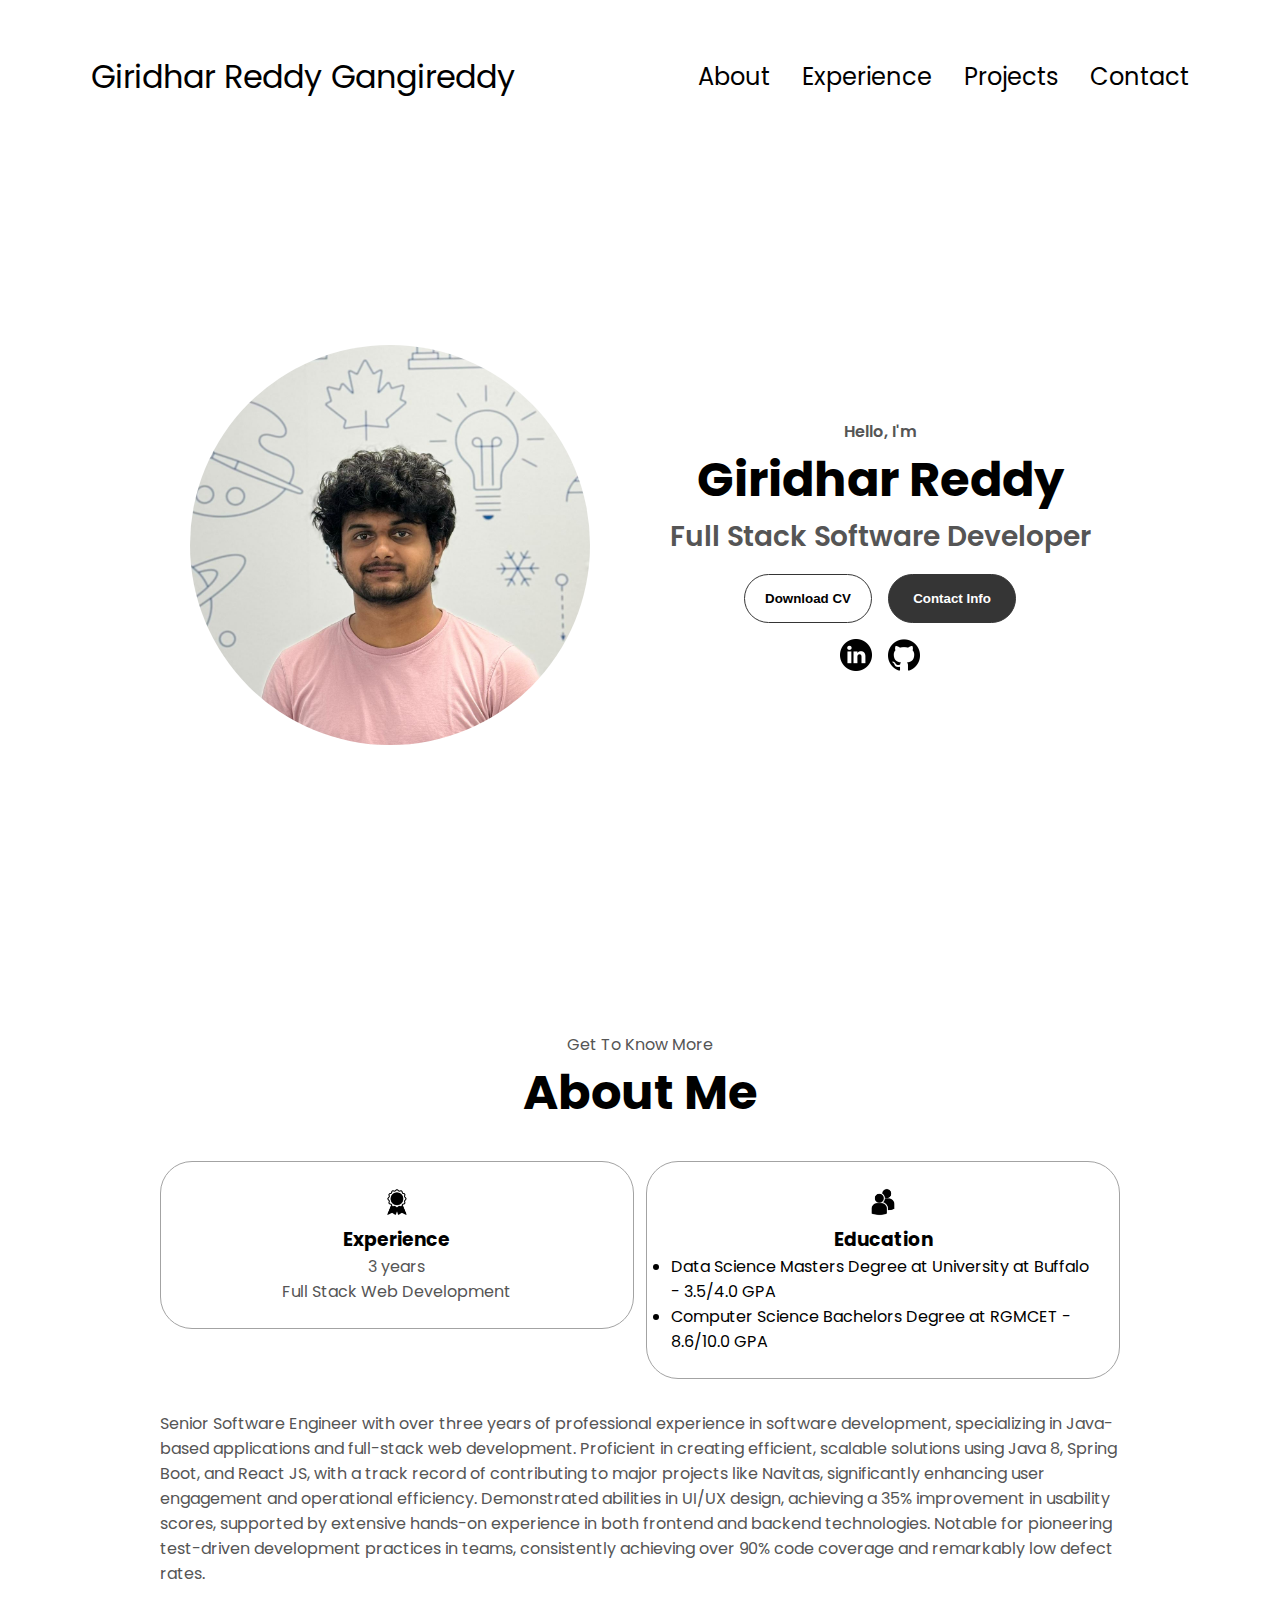
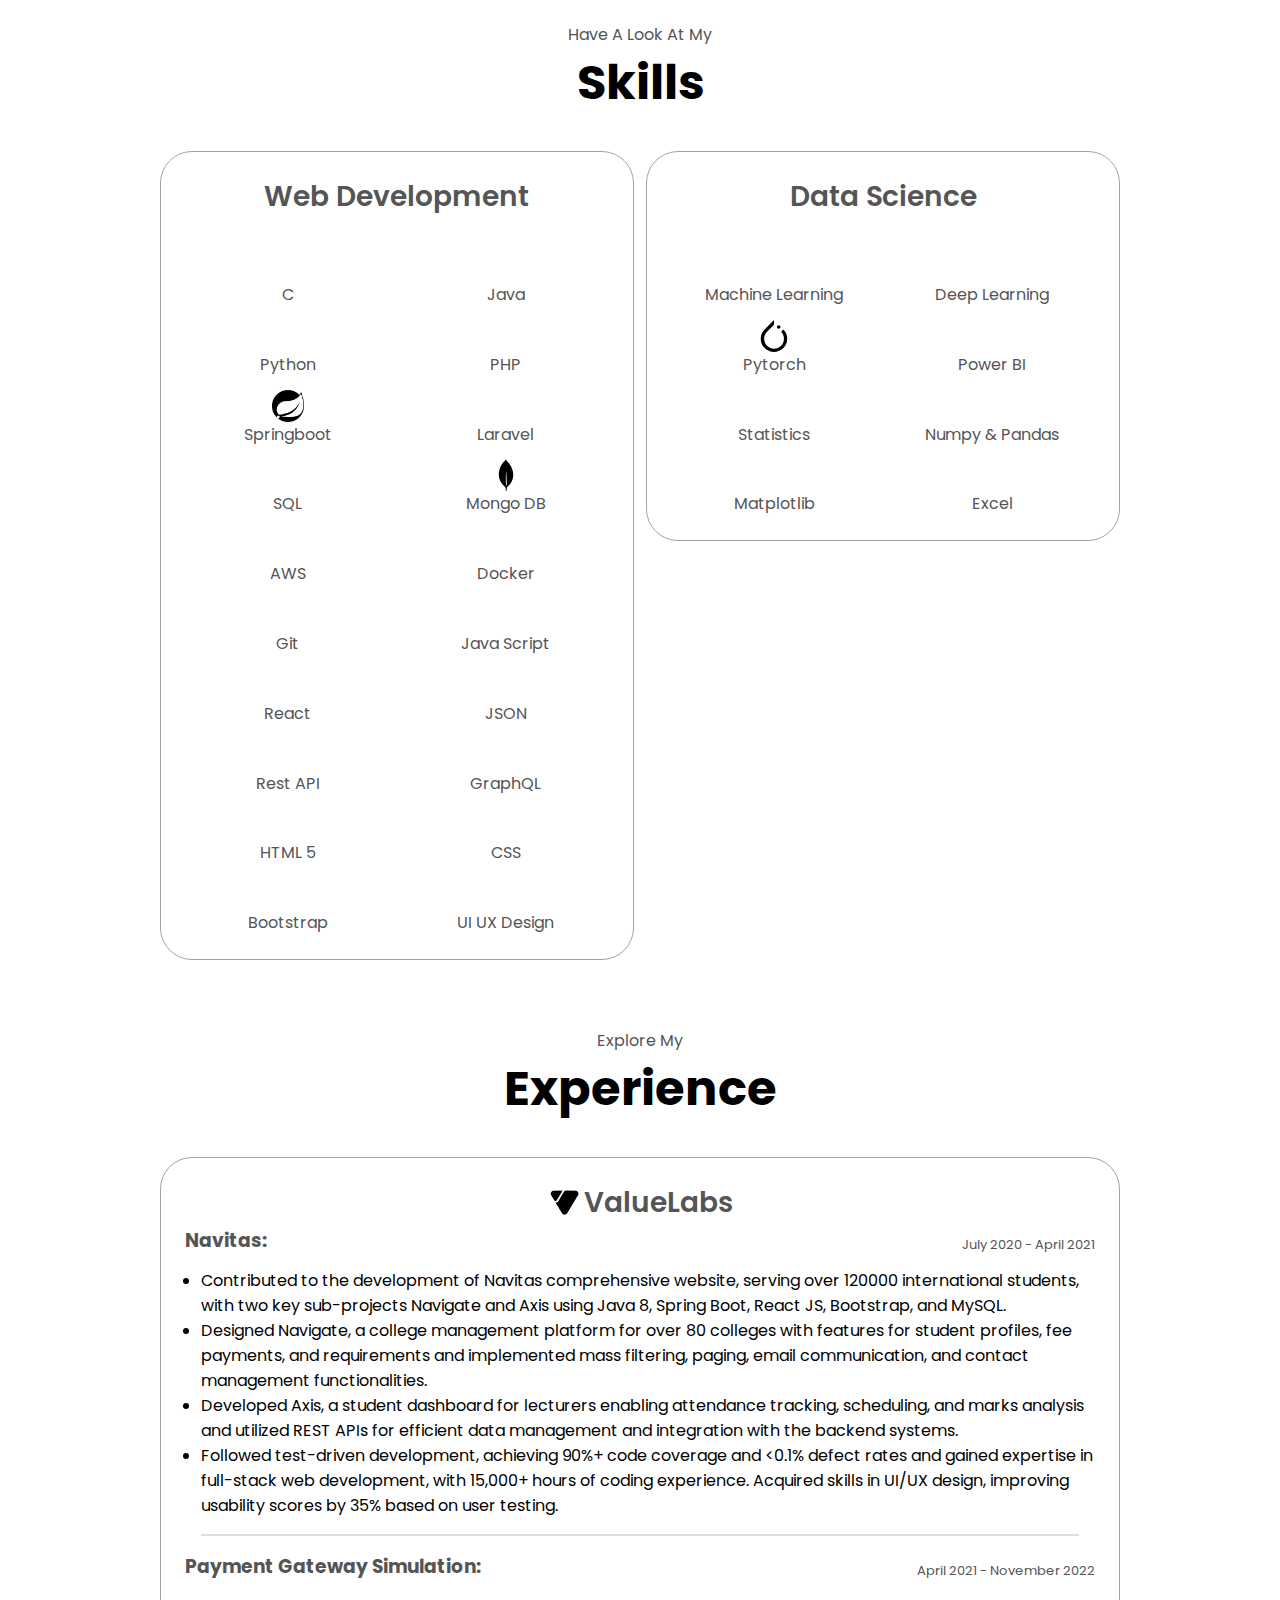
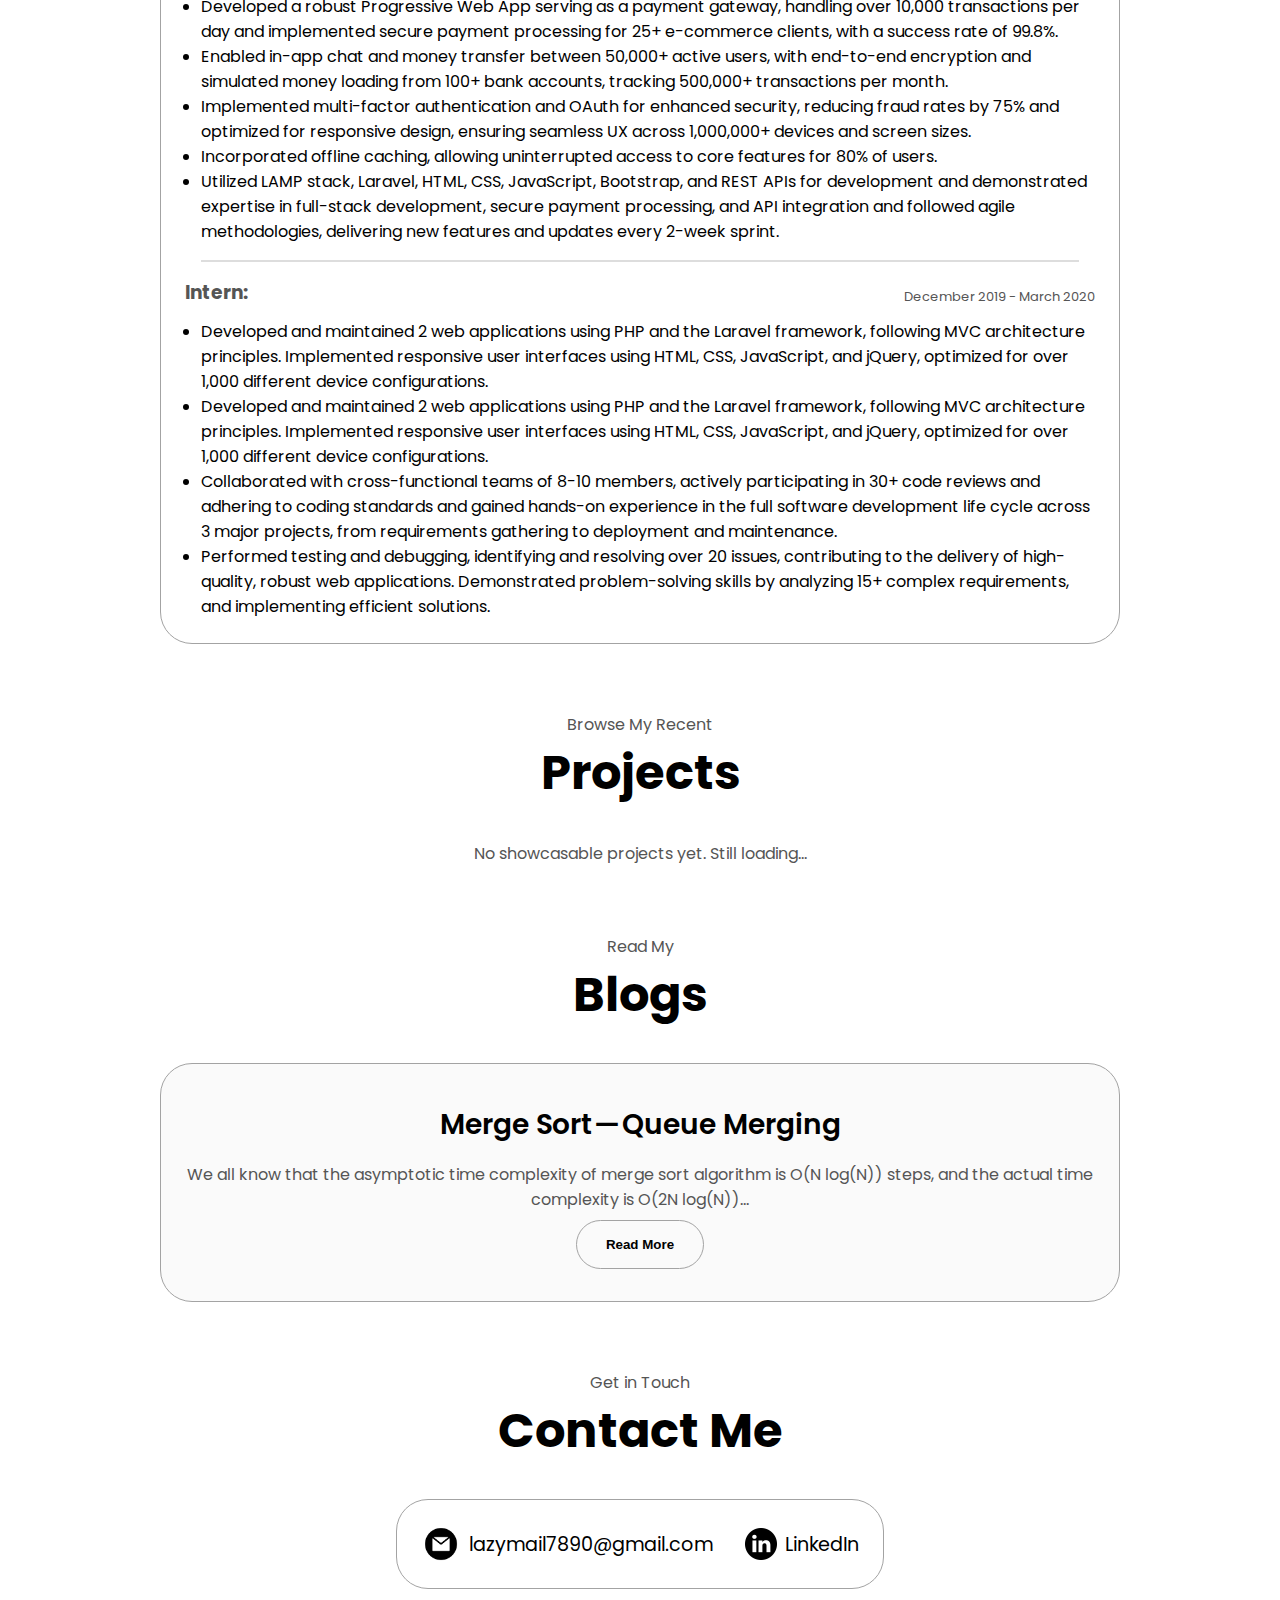
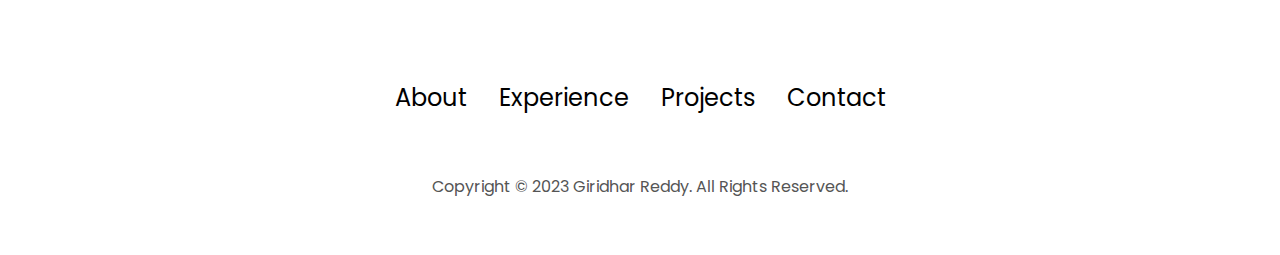
<file: index.html>
<!DOCTYPE html>
<html lang="en">
  <head>
    <meta charset="UTF-8" />
    <meta http-equiv="X-UA-Compatible" content="IE=edge" />
    <meta name="viewport" content="width=device-width, initial-scale=1.0" />
    <title>My Portfolio</title>
    <link rel="stylesheet" href="style.css" />
    <link rel="stylesheet" href="mediaqueries.css" />

    <link rel="stylesheet" href="https://cdnjs.cloudflare.com/ajax/libs/font-awesome/6.5.2/css/all.min.css" 
    integrity="sha512-SnH5WK+bZxgPHs44uWIX+LLJAJ9/2PkPKZ5QiAj6Ta86w+fsb2TkcmfRyVX3pBnMFcV7oQPJkl9QevSCWr3W6A==" 
    crossorigin="anonymous" referrerpolicy="no-referrer" />
  </head>
  <body>
    <nav id="desktop-nav">
      <div class="logo">Giridhar Reddy Gangireddy</div>
      <div>
        <ul class="nav-links">
          <li><a href="#about">About</a></li>
          <li><a href="#experience">Experience</a></li>
          <li><a href="#projects">Projects</a></li>
          <li><a href="#contact">Contact</a></li>
        </ul>
      </div>
    </nav>
    <nav id="hamburger-nav">
      <div class="logo">Giridhar Reddy Gangireddy</div>
      <div class="hamburger-menu">
        <div class="hamburger-icon" onclick="toggleMenu()">
          <span></span>
          <span></span>
          <span></span>
        </div>
        <div class="menu-links">
          <li><a href="#about" onclick="toggleMenu()">About</a></li>
          <li><a href="#experience" onclick="toggleMenu()">Experience</a></li>
          <li><a href="#projects" onclick="toggleMenu()">Projects</a></li>
          <li><a href="#contact" onclick="toggleMenu()">Contact</a></li>
        </div>
      </div>
    </nav>
    <section id="profile">
      <div class="section__pic-container1">
        <img style="display: inline; height: 100%; width: 100%;" src="./assets/profile-pic.jpg" alt="Giridhar Reddy profile picture" />
      </div>
      <div class="section__text">
        <p class="section__text__p1">Hello, I'm</p>
        <h1 class="title">Giridhar Reddy</h1>
        <p class="section__text__p2">Full Stack Software Developer</p>
        <div class="btn-container">
          <button
            class="btn btn-color-2"
            onclick="window.open('./assets/resumenew.pdf')"
          >
            Download CV
          </button>
          <button class="btn btn-color-1" onclick="location.href='./#contact'">
            Contact Info
          </button>
        </div>
        <div id="socials-container">
          <img
            src="./assets/linkedin.png"
            alt="My LinkedIn profile"
            class="icon"
            onclick="window.open('https://www.linkedin.com/in/giridhar-reddy/')"
          />
          <img
            src="./assets/github.png"
            alt="My Github profile"
            class="icon"
            onclick="window.open(`https://github.com/giridhargg`) //location.href='https://github.com/giridhargg'"
          />
        </div>
      </div>
    </section>
    <section id="about">
      <p class="section__text__p1">Get To Know More</p>
      <h1 class="title">About Me</h1>
      <div class="section-container">
        <!-- <div class="section__pic-container2">
          <img
            src="./assets/profile-pic.jpg"
            alt="Profile picture"
            class="about-pic"
          />
        </div> -->
        <div class="about-details-container">
          <div class="about-containers">
            <div class="details-container">
              <img
                src="./assets/experience.png"
                alt="Experience icon"
                class="icon"
              />
              <h3>Experience</h3>
              <p>3 years <br />Full Stack Web Development</p>
            </div>
            <div class="details-container">
              <img
                src="./assets/education.png"
                alt="Education icon"
                class="icon"
              />
              <h3>Education</h3>
              <ul style="text-align: left;">
                <li>Data Science Masters Degree at University at Buffalo - 3.5/4.0 GPA</li>
                <li>Computer Science Bachelors Degree at RGMCET - 8.6/10.0 GPA</li>
              </ul>
              <!-- <p>Data Science Masters Degree at University at Buffalo - 3.5/4.0<br />Computer Science Bachelors Degree at RGMCET - 8.6/10.0</p> -->
            </div>
          </div>
          <div class="text-container">
            <p>
              Senior Software Engineer with over three years of professional experience in software development, 
              specializing in Java-based applications and full-stack web development. Proficient in creating efficient, 
              scalable solutions using Java 8, Spring Boot, and React JS, with a track record of contributing to major projects 
              like Navitas, significantly enhancing user engagement and operational efficiency. Demonstrated abilities in UI/UX design, 
              achieving a 35% improvement in usability scores, supported by extensive hands-on experience in both frontend and backend 
              technologies. Notable for pioneering test-driven development practices in teams, consistently achieving over 90% code 
              coverage and remarkably low defect rates.
            </p>
          </div>
        </div>
      </div>
      <!-- <img
        src="./assets/arrow.png"
        alt="Arrow icon"
        class="icon arrow"
        onclick="location.href='./#skills'"
      /> -->
    </section>



    <section id="skills">
      <p class="section__text__p1">Have A Look At My</p>
      <h1 class="title">Skills</h1>
      <div class="experience-details-container">
        <div class="about-containers">
          <div class="details-container">
            <h2 class="experience-sub-title">Web Development</h2>
            <div class="article-container">
              <article>             
                <div class="skill-container">
                  <i class="fa-brands fa-c icon fa-2x"></i>
                  <p>C</p>
                </div>
              </article>
              <article>             
                <div class="skill-container">
                  <i class="fa-brands fa-java icon fa-2x"></i>
                  <p>Java</p>
                </div>
              </article>
              <article>             
                <div class="skill-container">
                  <i class="fa-brands fa-python icon fa-2x"></i>
                  <p>Python</p>
                </div>
              </article>
              <article>             
                <div class="skill-container">
                  <i class="fa-brands fa-python icon fa-2x"></i>
                  <p>PHP</p>
                </div>
              </article>
              <article>
                <div class="skill-container">
                  <img
                    src="./assets/springboot.png"
                    alt="Experience icon"
                    class="icon"
                  />
                  <!-- <h3>SASS</h3> -->
                  <p>Springboot</p>
                </div>
              </article>
              <article>             
                <div class="skill-container">
                  <i class="fa-brands fa-laravel icon fa-2x"></i>
                  <p>Laravel</p>
                </div>
              </article>
              <article>             
                <div class="skill-container">
                  <i class="fa-solid fa-database icon fa-2x"></i>
                  <p>SQL</p>
                </div>
              </article>
              <article>             
                <div class="skill-container">
                  <img
                    src="./assets/mongodb-icon.png"
                    alt="Experience icon"
                    class="icon"
                  />
                  <p>Mongo DB</p>
                </div>
              </article>
              <article>             
                <div class="skill-container">
                  <i class="fa-brands fa-aws icon fa-2x"></i>
                  <p>AWS</p>
                </div>
              </article>
              <article>             
                <div class="skill-container">
                  <i class="fa-brands fa-docker icon fa-2x"></i>
                  <p>Docker</p>
                </div>
              </article>
              <article>             
                <div class="skill-container">
                  <i class="fa-brands fa-github icon fa-2x"></i>
                  <p>Git</p>
                </div>
              </article>
              <article>             
                <div class="skill-container">
                  <i class="fa-brands fa-js icon fa-2x"></i>
                  <p>Java Script</p>
                </div>
              </article>
              <article>             
                <div class="skill-container">
                  <i class="fa-brands fa-react icon fa-2x"></i>
                  <p>React</p>
                </div>
              </article>
              <article>             
                <div class="skill-container">
                  <i class="fa-solid fa-code icon fa-2x"></i>
                  <p>JSON</p>
                </div>
              </article>
              <article>             
                <div class="skill-container">
                  <i class="fa-solid fa-gears icon fa-2x"></i>
                  <p>Rest API</p>
                </div>
              </article>
              <article>             
                <div class="skill-container">
                  <i class="fa-solid fa-circle-nodes icon fa-2x"></i>
                  <p>GraphQL</p>
                </div>
              </article>
              <article>             
                <div class="skill-container">
                  <i class="fa-brands fa-html5 icon fa-2x"></i>
                  <p>HTML 5</p>
                </div>
              </article>
              <article>             
                <div class="skill-container">
                  <i class="fa-brands fa-css3-alt icon fa-2x"></i>
                  <p>CSS</p>
                </div>
              </article>
              <article>             
                <div class="skill-container">
                  <i class="fa-brands fa-bootstrap icon fa-2x"></i>
                  <p>Bootstrap</p>
                </div>
              </article>
              <article>             
                <div class="skill-container">
                  <i class="fa-brands fa-uikit icon fa-2x"></i>
                  <p>UI UX Design</p>
                </div>
              </article>
            </div>
          </div>
          
          <div class="details-container">
            <h2 class="experience-sub-title">Data Science</h2>
            <div class="article-container">
              <article>             
                <div class="skill-container">
                  <i class="fa-solid fa-microchip icon fa-2x"></i>
                  <p>Machine Learning</p>
                </div>
              </article>
              <article>             
                <div class="skill-container">
                  <i class="fa-solid fa-code-branch icon fa-2x"></i>
                  <p>Deep Learning</p>
                </div>
              </article>
              <article>             
                <div class="skill-container">
                  <img
                    src="./assets/pytorch-icon.svg"
                    alt="Experience icon"
                    class="icon"
                  />
                  <p>Pytorch</p>
                </div>
              </article>
              <article>             
                <div class="skill-container">
                  <i class="fa-solid fa-chart-simple icon fa-2x"></i>
                  <p>Power BI</p>
                </div>
              </article>
              <article>             
                <div class="skill-container">
                  <i class="fa-solid fa-chart-pie icon fa-2x"></i>
                  <p>Statistics</p>
                </div>
              </article>
              <article>             
                <div class="skill-container">
                  <i class="fa-solid fa-cubes icon fa-2x"></i>
                  <p>Numpy & Pandas</p>
                </div>
              </article>
              <article>             
                <div class="skill-container">
                  <i class="fa-solid fa-chart-area icon fa-2x"></i>
                  <p>Matplotlib</p>
                </div>
              </article>
              <article>             
                <div class="skill-container">
                  <i class="fa-solid fa-file-excel icon fa-2x"></i>
                  <p>Excel</p>
                </div>
              </article>
            </div>
          </div>

        </div>
      </div>
      <!-- <img
        src="./assets/arrow.png"
        alt="Arrow icon"
        class="icon "
        style="background-color: red; right: -1px; position: relative;"
        onclick="location.href='./#experience'"
      /> -->
    </section>




    <section id="experience">
      <p class="section__text__p1">Explore My</p>
      <h1 class="title">Experience</h1>
      <div class="experience-details-container">
        <div class="about-containers" style="flex-direction: column;">
          <div class="details-container">
            <div style="display: inline-flex; flex-direction: row;">
              <img
                  src="./assets/valuelabs-icon.png"
                  alt="Experience icon"
                  class="icon"
                  style="margin-top: 0.3rem;"
                />
              <h2 class="experience-sub-title" style="margin-bottom: 0;">ValueLabs</h2>
            </div>
            <div class="article-container">
              <div style="width: 100%; display: flex; flex-direction: row; justify-content: space-between;">
                <h3 style="text-align: left; color: rgb(85, 85, 85);display: inline;">Navitas:</h3>
                <p style="align-self: flex-end; font-size: small;">July 2020 - April 2021</p>
              </div>
              <ul style="text-align: left; padding-left: 1rem;">
                <li>
                  Contributed to the development of Navitas comprehensive website, serving over 120000 international
                  students, with two key sub-projects Navigate and Axis using Java 8, Spring Boot, React JS, Bootstrap,
                  and MySQL.
                </li>
                <li>
                  Designed Navigate, a college management platform for over 80 colleges with features for student
                  profiles, fee payments, and requirements and implemented mass filtering, paging, email
                  communication, and contact management functionalities.
                </li>
                <li>
                  Developed Axis, a student dashboard for lecturers enabling attendance tracking, scheduling, and marks
                  analysis and utilized REST APIs for efficient data management and integration with the backend
                  systems.
                </li>
                <li>
                  Followed test-driven development, achieving 90%+ code coverage and &lt0.1% defect rates and gained
                  expertise in full-stack web development, with 15,000+ hours of coding experience. Acquired skills in
                  UI/UX design, improving usability scores by 35% based on user testing.
                </li>
              </ul>
            </div>
            <div style="border-bottom: 2px solid #ddd; margin: 1rem;"></div>
            <div class="article-container">
              <div style="width: 100%; display: flex; flex-direction: row; justify-content: space-between;">
                <h3 style="text-align: left; color: rgb(85, 85, 85);display: inline;">Payment Gateway Simulation:</h3>
                <p style="align-self: flex-end; font-size: small;">April 2021 - November 2022</p>
              </div>
              <ul style="text-align: left; padding-left: 1rem;">
                <li>
                  Developed a robust Progressive Web App serving as a payment gateway, handling over 10,000
                  transactions per day and implemented secure payment processing for 25+ e-commerce clients, with a
                  success rate of 99.8%.
                </li>
                <li>
                  Enabled in-app chat and money transfer between 50,000+ active users, with end-to-end encryption and
                  simulated money loading from 100+ bank accounts, tracking 500,000+ transactions per month.

                </li>
                <li>
                  Implemented multi-factor authentication and OAuth for enhanced security, reducing fraud rates by 75%
                  and optimized for responsive design, ensuring seamless UX across 1,000,000+ devices and screen
                  sizes.
                </li>
                <li>
                  Incorporated offline caching, allowing uninterrupted access to core features for 80% of users.
                </li>
                <li>
                  Utilized LAMP stack, Laravel, HTML, CSS, JavaScript, Bootstrap, and REST APIs for development and
                  demonstrated expertise in full-stack development, secure payment processing, and API integration and
                  followed agile methodologies, delivering new features and updates every 2-week sprint.
                </li>
              </ul>
            </div>
            <div style="border-bottom: 2px solid #ddd; margin: 1rem;"></div>
            <div class="article-container">
              <div style="width: 100%; display: flex; flex-direction: row; justify-content: space-between;">
                <h3 style="text-align: left; color: rgb(85, 85, 85);display: inline;">Intern:</h3>
                <p style="align-self: flex-end; font-size: small;">December 2019 - March 2020</p>
              </div>
              <ul style="text-align: left; padding-left: 1rem;">
                <li>
                  Developed and maintained 2 web applications using PHP and the Laravel framework, following MVC
                  architecture principles. Implemented responsive user interfaces using HTML, CSS, JavaScript, and
                  jQuery, optimized for over 1,000 different device configurations.
                </li>
                <li>
                  Developed and maintained 2 web applications using PHP and the Laravel framework, following MVC
                  architecture principles. Implemented responsive user interfaces using HTML, CSS, JavaScript, and
                  jQuery, optimized for over 1,000 different device configurations.
                </li>
                <li>
                  Collaborated with cross-functional teams of 8-10 members, actively participating in 30+ code reviews
                  and adhering to coding standards and gained hands-on experience in the full software development life
                  cycle across 3 major projects, from requirements gathering to deployment and maintenance.
                </li>
                <li>
                  Performed testing and debugging, identifying and resolving over 20 issues, contributing to the delivery
                  of high-quality, robust web applications. Demonstrated problem-solving skills by analyzing 15+ complex
                  requirements, and implementing efficient solutions.
                </li>
              </ul>
            </div>
          </div>


        </div>
      </div>
      <!-- <img
        src="./assets/arrow.png"
        alt="Arrow icon"
        class="icon arrow"
        onclick="location.href='./#projects'"
      /> -->
    </section>
    <section id="projects">
      <p class="section__text__p1">Browse My Recent</p>
      <h1 class="title">Projects</h1>
      <div class="experience-details-container">
        <div class="about-containers">
          <p>No showcasable projects yet. Still loading...</p>
          <!-- <div class="details-container color-container">
            <div class="article-container">
              <img
                src="./assets/project-1.png"
                alt="Project 1"
                class="project-img"
              />
            </div>
            <h2 class="experience-sub-title project-title">Project One</h2>
            <div class="btn-container">
              <button
                class="btn btn-color-2 project-btn"
                onclick="location.href='https://github.com/'"
              >
                Github
              </button>
              <button
                class="btn btn-color-2 project-btn"
                onclick="location.href='https://github.com/'"
              >
                Live Demo
              </button>
            </div>
          </div>
          <div class="details-container color-container">
            <div class="article-container">
              <img
                src="./assets/project-2.png"
                alt="Project 2"
                class="project-img"
              />
            </div>
            <h2 class="experience-sub-title project-title">Project Two</h2>
            <div class="btn-container">
              <button
                class="btn btn-color-2 project-btn"
                onclick="location.href='https://github.com/'"
              >
                Github
              </button>
              <button
                class="btn btn-color-2 project-btn"
                onclick="location.href='https://github.com/'"
              >
                Live Demo
              </button>
            </div>
          </div>
          <div class="details-container color-container">
            <div class="article-container">
              <img
                src="./assets/project-3.png"
                alt="Project 3"
                class="project-img"
              />
            </div>
            <h2 class="experience-sub-title project-title">Project Three</h2>
            <div class="btn-container">
              <button
                class="btn btn-color-2 project-btn"
                onclick="location.href='https://github.com/'"
              >
                Github
              </button>
              <button
                class="btn btn-color-2 project-btn"
                onclick="location.href='https://github.com/'"
              >
                Live Demo
              </button>
            </div>
          </div> -->
        </div>
      </div>
      <!-- <img
        src="./assets/arrow.png"
        alt="Arrow icon"
        class="icon arrow"
        onclick="location.href='./#contact'"
      /> -->
    </section>


    <section id="projects">
      <p class="section__text__p1">Read My</p>
      <h1 class="title">Blogs</h1>
      <div class="experience-details-container">
        <div class="about-containers">
          <div class="details-container color-container">
            <div class="article-container">
              <i class="fa-brands fa-medium fa-4x"></i>
            </div>
            <h2 class="experience-sub-title project-title">Merge Sort — Queue Merging</h2>
            <p>We all know that the asymptotic time complexity of merge sort algorithm is O(N log(N)) steps, and the actual time complexity is O(2N log(N))...</p>
            <div class="btn-container">
              <button
                class="btn btn-color-2 project-btn"
                style="margin: 0.5rem;"
                onclick="window.open('https://medium.com/@giridhar.reddy012/merge-sort-queue-merging-28b401e1eb95')"
              >
                Read More
              </button>
              <!-- <button
                class="btn btn-color-2 project-btn"
                onclick="location.href='https://github.com/'"
              >
                Live Demo
              </button> -->
            </div>
          </div>
          <!-- <div class="details-container color-container">
            <div class="article-container">
              <img
                src="./assets/project-2.png"
                alt="Project 2"
                class="project-img"
              />
            </div>
            <h2 class="experience-sub-title project-title">Project Two</h2>
            <div class="btn-container">
              <button
                class="btn btn-color-2 project-btn"
                onclick="location.href='https://github.com/'"
              >
                Github
              </button>
              <button
                class="btn btn-color-2 project-btn"
                onclick="location.href='https://github.com/'"
              >
                Live Demo
              </button>
            </div>
          </div> -->
          <!-- <div class="details-container color-container">
            <div class="article-container">
              <img
                src="./assets/project-3.png"
                alt="Project 3"
                class="project-img"
              />
            </div>
            <h2 class="experience-sub-title project-title">Project Three</h2>
            <div class="btn-container">
              <button
                class="btn btn-color-2 project-btn"
                onclick="location.href='https://github.com/'"
              >
                Github
              </button>
              <button
                class="btn btn-color-2 project-btn"
                onclick="location.href='https://github.com/'"
              >
                Live Demo
              </button>
            </div>
          </div> -->
          
        </div>
      </div>
      <!-- <img
        src="./assets/arrow.png"
        alt="Arrow icon"
        class="icon arrow"
        onclick="location.href='./#contact'"
      /> -->
    </section>


    <section id="contact">
      <p class="section__text__p1">Get in Touch</p>
      <h1 class="title">Contact Me</h1>
      <div class="contact-info-upper-container">
        <div class="contact-info-container">
          <img
            src="./assets/email.png"
            alt="Email icon"
            class="icon contact-icon email-icon"
          />
          <p><a href="mailto:lazymail7890@gmail.com">lazymail7890@gmail.com</a></p>
        </div>
        <div class="contact-info-container">
          <img
            src="./assets/linkedin.png"
            alt="LinkedIn icon"
            class="icon contact-icon"
          />
          <p><a href="https://www.linkedin.com/in/giridhar-reddy/" target="_blank">LinkedIn</a></p>
        </div>
      </div>
    </section>
    <footer>
      <nav>
        <div class="nav-links-container">
          <ul class="nav-links">
            <li><a href="#about">About</a></li>
            <li><a href="#experience">Experience</a></li>
            <li><a href="#projects">Projects</a></li>
            <li><a href="#contact">Contact</a></li>
          </ul>
        </div>
      </nav>
      <p>Copyright &#169; 2023 Giridhar Reddy. All Rights Reserved.</p>
    </footer>
    <script src="script.js"></script>
  </body>
</html>
</file>
<file: style.css>
/* GENERAL */

@import url("https://fonts.googleapis.com/css2?family=Poppins:wght@300;400;500;600&display=swap");

* {
  margin: 0;
  padding: 0;
}

body {
  font-family: "Poppins", sans-serif;
  overflow-x: hidden; 
}

html {
  scroll-behavior: smooth;
}

p {
  color: rgb(85, 85, 85);
}

/* TRANSITION */

a,
.btn {
  transition: all 300ms ease;
}

/* DESKTOP NAV */

nav,
.nav-links {
  display: flex;
}

nav {
  justify-content: space-around;
  align-items: center;
  height: 17vh;
}

.nav-links {
  gap: 2rem;
  list-style: none;
  font-size: 1.5rem;
}

a {
  color: black;
  text-decoration: none;
  text-decoration-color: white;
}

a:hover {
  color: grey;
  text-decoration: underline;
  text-underline-offset: 1rem;
  text-decoration-color: rgb(181, 181, 181);
}

.logo {
  font-size: 2rem;
}

.logo:hover {
  cursor: default;
}

/* HAMBURGER MENU */

#hamburger-nav {
  display: none;
}

.hamburger-menu {
  position: relative;
  display: inline-block;
}

.hamburger-icon {
  display: flex;
  flex-direction: column;
  justify-content: space-between;
  height: 24px;
  width: 30px;
  cursor: pointer;
}

.hamburger-icon span {
  width: 100%;
  height: 2px;
  background-color: black;
  transition: all 0.3 ease-in-out;
}

.menu-links {
  position: absolute;
  top: 100%;
  right: 0;
  background-color: white;
  width: fit-content;
  max-height: 0;
  overflow: hidden;
  transition: all 0.3 ease-in-out;
}

.menu-links a {
  display: block;
  padding: 10px;
  text-align: center;
  font-size: 1.5rem;
  color: black;
  text-decoration: none;
  transition: all 0.3 ease-in-out;
}

.menu-links li {
  list-style: none;
}

.menu-links.open {
  max-height: 300px;
}

.hamburger-icon.open span:first-child {
  transform: rotate(45deg) translate(10px, 5px);
}

.hamburger-icon.open span:nth-child(2) {
  opacity: 0;
}

.hamburger-icon.open span:last-child {
  transform: rotate(-45deg) translate(10px, -5px);
}

.hamburger-icon span:first-child {
  transform: none;
}

.hamburger-icon span:first-child {
  opacity: 1;
}

.hamburger-icon span:first-child {
  transform: none;
}

/* SECTIONS */

section {
  padding-top: 4vh;
  /* height: 96vh; */
  margin: 0 10rem;
  box-sizing: border-box;
  min-height: fit-content;
}

.section-container {
  display: flex;
}

/* PROFILE SECTION */

#profile {
  display: flex;
  justify-content: center;
  gap: 5rem;
  height: 80vh;
}

.section__pic-container1 {
  display: flex;
  height: 400px;
  width: 400px;
  margin: auto 0;
  border-radius: 50%;
  overflow: hidden;
}

.section__text {
  align-self: center;
  text-align: center;
}

.section__text p {
  font-weight: 600;
}

.section__text__p1 {
  text-align: center;
}

.section__text__p2 {
  font-size: 1.75rem;
  margin-bottom: 1rem;
}

.title {
  font-size: 3rem;
  text-align: center;
}

#socials-container {
  display: flex;
  justify-content: center;
  margin-top: 1rem;
  gap: 1rem;
}

/* ICONS */

.icon {
  cursor: pointer;
  height: 2rem;
}

/* BUTTONS */

.btn-container {
  display: flex;
  justify-content: center;
  gap: 1rem;
}

.btn {
  font-weight: 600;
  transition: all 300ms ease;
  padding: 1rem;
  width: 8rem;
  border-radius: 2rem;
}

.btn-color-1,
.btn-color-2 {
  border: rgb(53, 53, 53) 0.1rem solid;
}

.btn-color-1:hover,
.btn-color-2:hover {
  cursor: pointer;
}

.btn-color-1,
.btn-color-2:hover {
  background: rgb(53, 53, 53);
  color: white;
}

.btn-color-1:hover {
  background: rgb(0, 0, 0);
}

.btn-color-2 {
  background: none;
}

.btn-color-2:hover {
  border: rgb(255, 255, 255) 0.1rem solid;
}

.btn-container {
  gap: 1rem;
}

/* ABOUT SECTION */

#about {
  position: relative;
}

.about-containers {
  /* gap: 2rem; */
  margin-bottom: 2rem;
  margin-top: 2rem;

  flex-wrap: wrap;
  flex-direction: row;
  gap: 0.8rem;
  justify-content: space-around;
}

.about-details-container {
  justify-content: center;
  flex-direction: column;
}

.about-containers,
.about-details-container {
  display: flex;
}

.about-pic {
  border-radius: 2rem;
}

.arrow {
  position: absolute;
  right: -5rem;
  bottom: 2.5rem;
}

.details-container {
  height: fit-content;
  padding: 1.5rem;
  flex: 1;
  background: white;
  border-radius: 2rem;
  border: rgb(53, 53, 53) 0.1rem solid;
  border-color: rgb(163, 163, 163);
  text-align: center;
}

.section-container {
  gap: 4rem;
  height: 80%;
}

.section__pic-container2 {
  display: flex;
  height: 400px;
  width: 400px;
  margin: auto 0;
  height: 400px;
  width: 400px;
  margin: auto 0;
  border-radius: 50%;
}

/* EXPERIENCE SECTION */

#experience {
  position: relative;
}

.experience-sub-title {
  color: rgb(85, 85, 85);
  font-weight: 600;
  font-size: 1.75rem;
  margin-bottom: 2rem;
}

.experience-details-container {
  display: flex;
  justify-content: center;
  flex-direction: column;
}

.article-container {
  display: flex;
  /* text-align: initial; */
  flex-wrap: wrap;
  flex-direction: row;
  gap: 0.8rem;
  justify-content: space-around;
}

article {
  display: flex;
  width: 10rem;
  justify-content: space-around;
  gap: 0.5rem;
}

article .icon {
  cursor: default;
}

/* PROJECTS SECTION */

#projects {
  position: relative;
}

.color-container {
  border-color: rgb(163, 163, 163);
  background: rgb(250, 250, 250);
}

.project-img {
  border-radius: 2rem;
  width: 90%;
  height: 90%;
}

.project-title {
  margin: 1rem;
  color: black;
}

.project-btn {
  color: black;
  border-color: rgb(163, 163, 163);
}

/* CONTACT */

#contact {
  display: flex;
  justify-content: center;
  flex-direction: column;
  height: 70vh;
}

.contact-info-upper-container {
  display: flex;
  justify-content: center;
  border-radius: 2rem;
  border: rgb(53, 53, 53) 0.1rem solid;
  border-color: rgb(163, 163, 163);
  background: (250, 250, 250);
  margin: 2rem auto;
  padding: 0.5rem;
}

.contact-info-container {
  display: flex;
  align-items: center;
  justify-content: center;
  gap: 0.5rem;
  margin: 1rem;
}

.contact-info-container p {
  font-size: larger;
}

.contact-icon {
  cursor: default;
}

.email-icon {
  height: 2.5rem;
}

/* FOOTER SECTION */

footer {
  height: 26vh;
  margin: 0 1rem;
}

footer p {
  text-align: center;
}



.skill-container {
  display: inline-flex; 
  flex-direction: column; 
  align-items: center; 
  justify-content: center;
}
/* 
.dark-mode {

  background-color: color-mix(in srgb, Canvas, CanvasText 2.5%);
  color: color-mix(in srgb, CanvasText, Canvas 15%);
}

.light-mode {
  background-color: #fff;
  color: rgb(85, 85, 85);
}

body {
  background-color: #000;
  color: #fff;
  /* background-color: color-mix(in srgb, Canvas, CanvasText 2.5%);
  color: color-mix(in srgb, CanvasText, Canvas 15%);
} */
</file>
<file: mediaqueries.css>
@media screen and (max-width: 1400px) {
  #profile {
    height: 83vh;
    margin-bottom: 6rem;
  }
  .about-containers {
    flex-wrap: wrap;
  }
  #contact,
  #projects {
    height: fit-content;
  }
}

@media screen and (max-width: 1200px) {
  #desktop-nav {
    display: none;
  }
  #hamburger-nav {
    display: flex;
  }
  #experience,
  .experience-details-container {
    margin-top: 2rem;
  }
  #profile,
  .section-container {
    display: block;
  }
  .arrow {
    display: none;
  }
  section,
  .section-container {
    height: fit-content;
  }
  section {
    margin: 0 5%;
  }
  .section__pic-container {
    width: 275px;
    height: 275px;
    margin: 0 auto 2rem;
  }
  .about-containers {
    margin-top: 0;
  }
}

@media screen and (max-width: 600px) {
  #contact,
  footer {
    height: 40vh;
  }
  #profile {
    height: 83vh;
    margin-bottom: 0;
  }
  article {
    font-size: 1rem;
  }
  footer nav {
    height: fit-content;
    margin-bottom: 2rem;
  }
  .about-containers,
  .contact-info-upper-container,
  .btn-container {
    flex-wrap: wrap;
  }
  .contact-info-container {
    margin: 0;
  }
  .contact-info-container p,
  .nav-links li a {
    font-size: 1rem;
  }
  .experience-sub-title {
    font-size: 1.25rem;
  }
  .logo {
    font-size: 1.5rem;
  }
  .nav-links {
    flex-direction: column;
    gap: 0.5rem;
    text-align: center;
  }
  .section__pic-container {
    width: auto;
    height: 46vw;
    justify-content: center;
  }
  .section__text__p2 {
    font-size: 1.25rem;
  }
  .title {
    font-size: 2rem;
  }
  .text-container {
    text-align: justify;
  }
}
</file>
